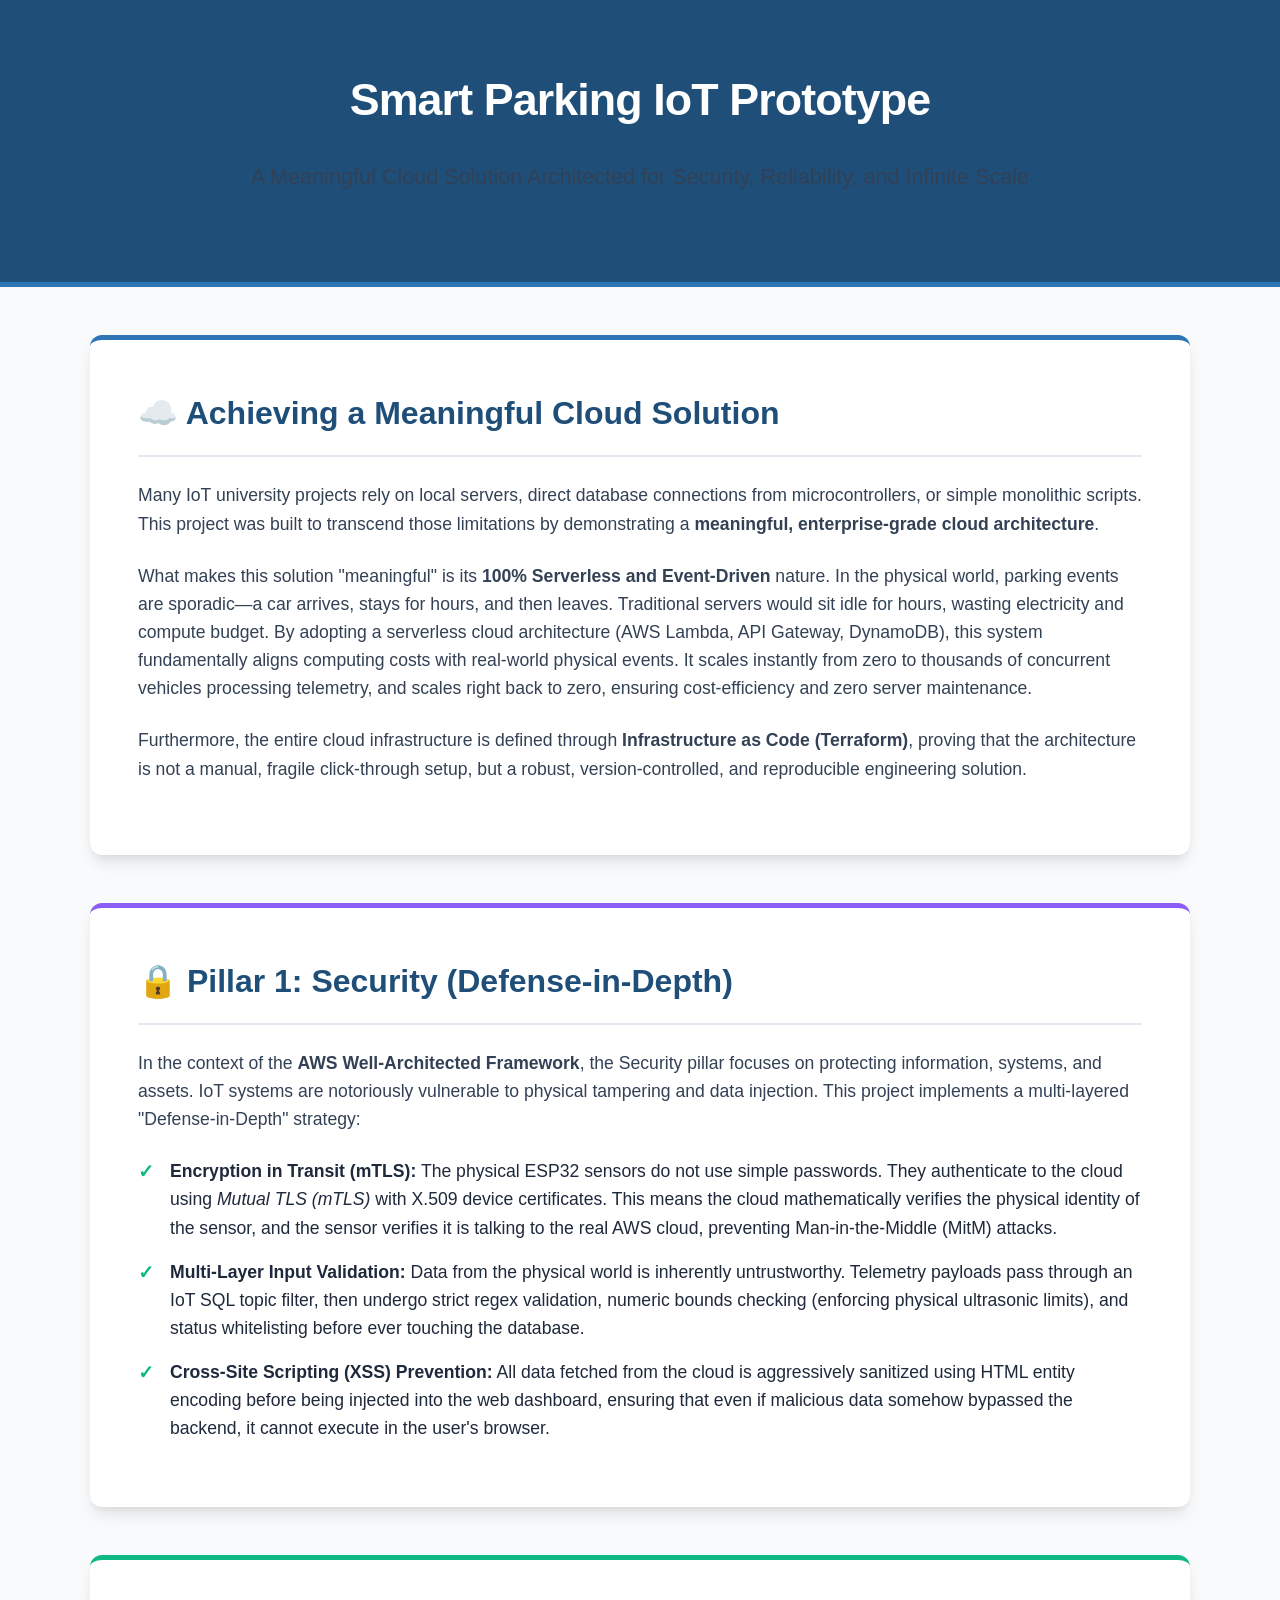
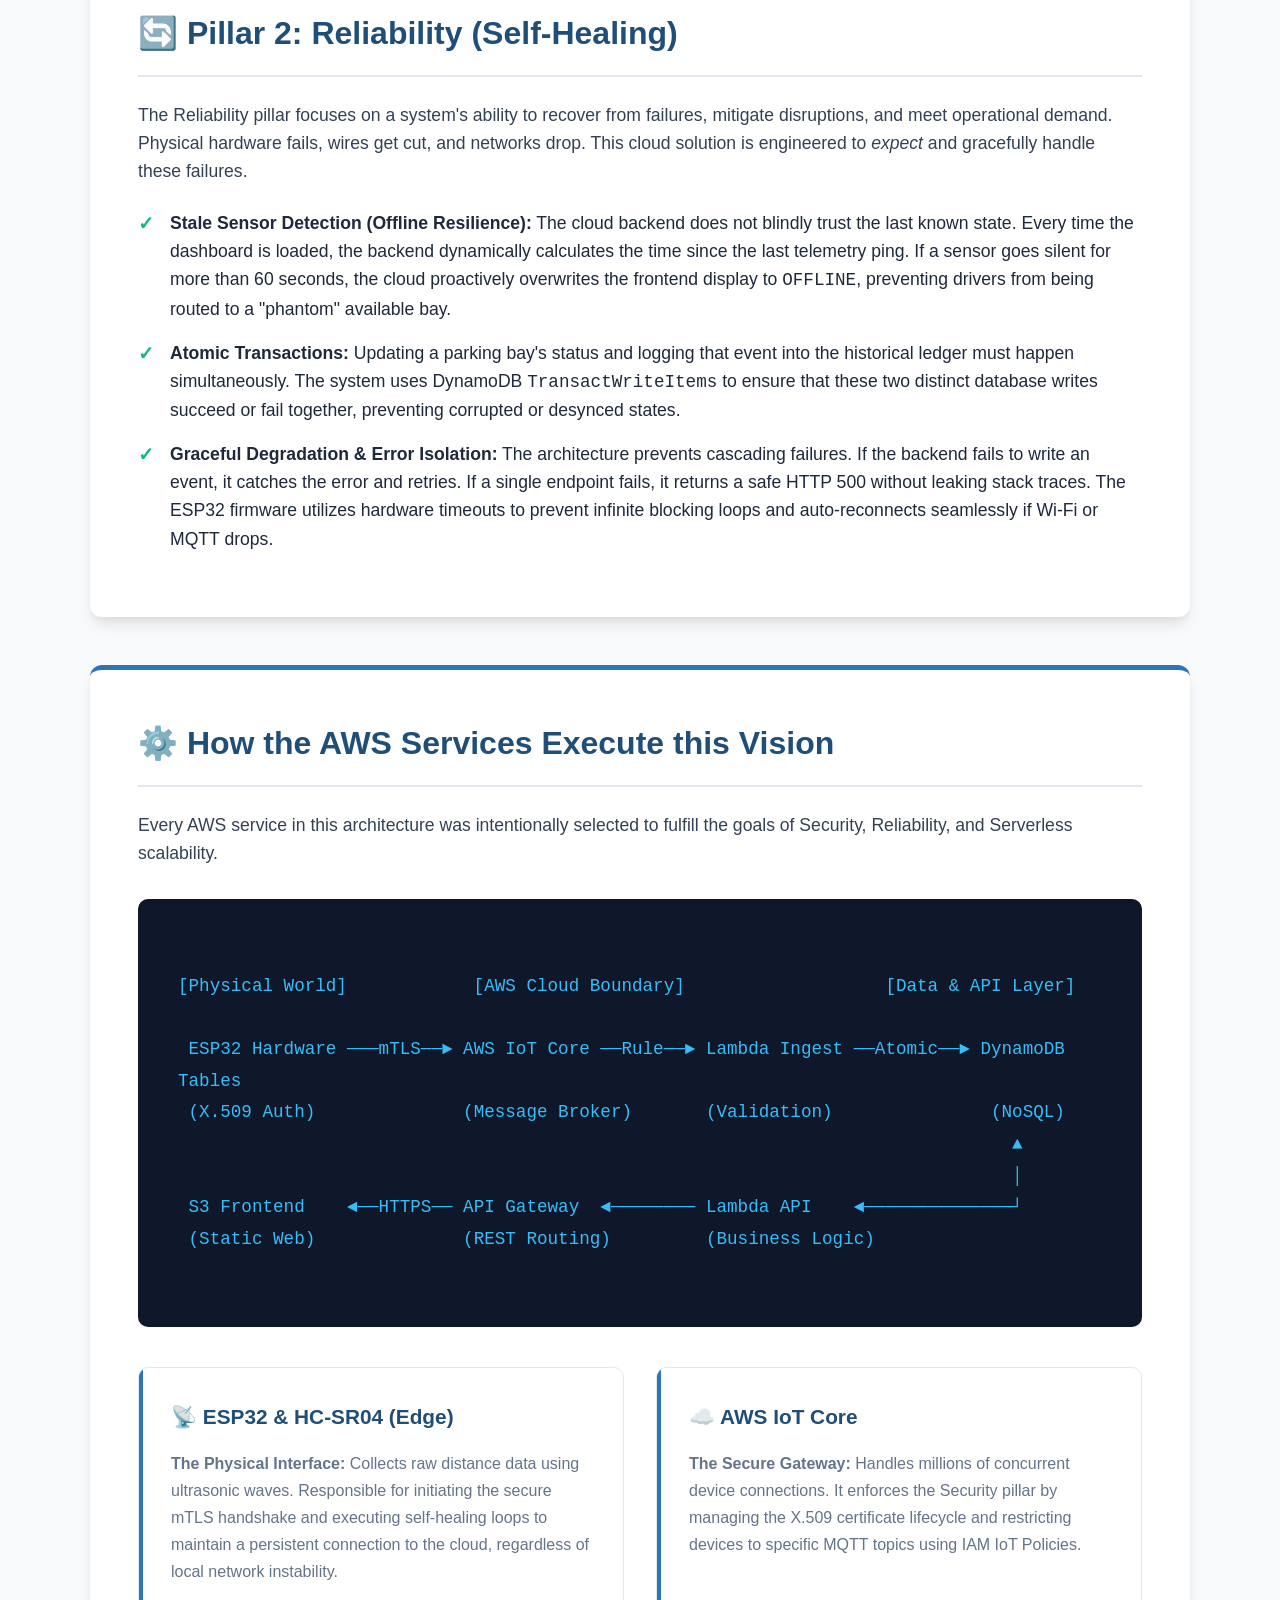
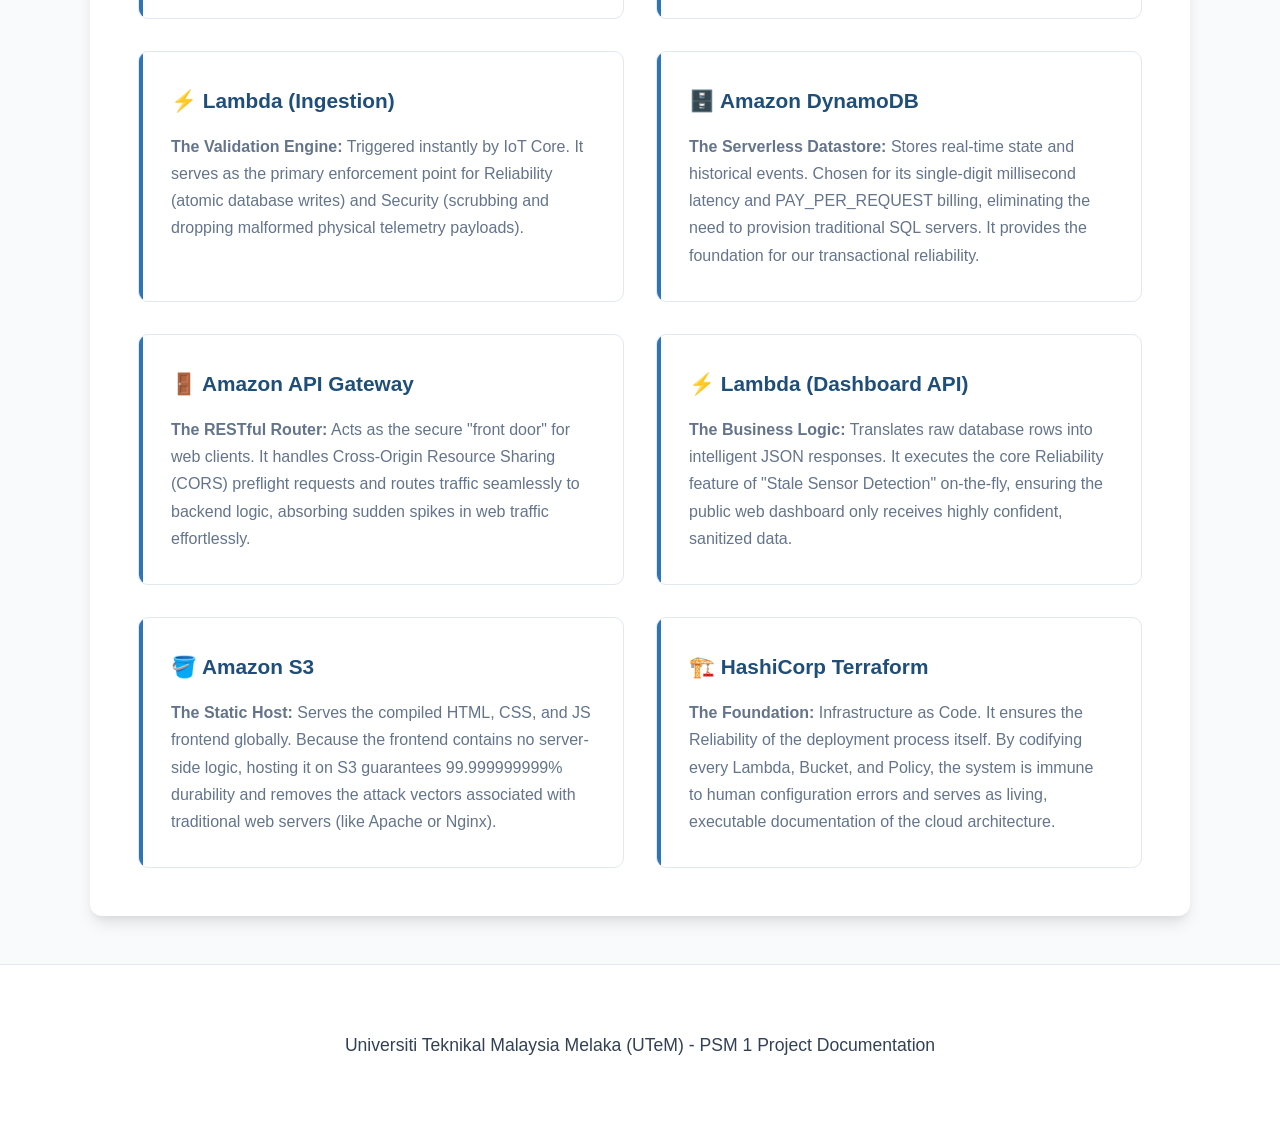
<file: project_overview.html>
<!DOCTYPE html>
<html lang="en">
<head>
    <meta charset="UTF-8">
    <meta name="viewport" content="width=device-width, initial-scale=1.0">
    <title>Smart Parking IoT Prototype - A Meaningful Cloud Solution</title>
    <style>
        :root {
            --primary: #1F4E79;
            --secondary: #2E75B6;
            --accent: #F59E0B;
            --bg-light: #F8FAFC;
            --text-dark: #1E293B;
            --text-muted: #64748B;
            --border-color: #E2E8F0;
            --success: #10B981;
            --shield: #8B5CF6;
        }

        body {
            font-family: 'Inter', -apple-system, BlinkMacSystemFont, "Segoe UI", Roboto, Helvetica, Arial, sans-serif;
            line-height: 1.6;
            color: var(--text-dark);
            background-color: var(--bg-light);
            margin: 0;
            padding: 0;
        }

        header {
            background-color: var(--primary);
            color: white;
            padding: 4rem 2rem;
            text-align: center;
            border-bottom: 5px solid var(--secondary);
        }

        header h1 {
            margin: 0;
            font-size: 2.8rem;
            font-weight: 800;
            letter-spacing: -0.02em;
        }

        header p {
            margin-top: 1.5rem;
            font-size: 1.35rem;
            opacity: 0.95;
            max-width: 900px;
            margin-left: auto;
            margin-right: auto;
            font-weight: 300;
        }

        .container {
            max-width: 1100px;
            margin: 3rem auto;
            padding: 0 2rem;
        }

        section {
            background: white;
            border-radius: 12px;
            padding: 3rem;
            margin-bottom: 3rem;
            box-shadow: 0 10px 15px -3px rgba(0, 0, 0, 0.1), 0 4px 6px -2px rgba(0, 0, 0, 0.05);
            border-top: 5px solid var(--secondary);
        }

        .section-security { border-top-color: var(--shield); }
        .section-reliability { border-top-color: var(--success); }

        h2 {
            color: var(--primary);
            font-size: 2rem;
            margin-top: 0;
            margin-bottom: 1.5rem;
            font-weight: 700;
            border-bottom: 2px solid var(--border-color);
            padding-bottom: 1rem;
        }

        .pillar-header {
            display: flex;
            align-items: center;
            gap: 12px;
        }

        p {
            margin-bottom: 1.5rem;
            font-size: 1.1rem;
            color: #334155;
        }

        .highlight-box {
            background-color: #F1F5F9;
            border-left: 4px solid var(--secondary);
            padding: 1.5rem;
            margin: 2rem 0;
            border-radius: 0 8px 8px 0;
        }

        .highlight-box strong {
            color: var(--primary);
            font-size: 1.2rem;
            display: block;
            margin-bottom: 0.5rem;
        }

        .service-grid {
            display: grid;
            grid-template-columns: repeat(auto-fit, minmax(320px, 1fr));
            gap: 2rem;
            margin-top: 2.5rem;
        }

        .service-card {
            background: #FFFFFF;
            border: 1px solid var(--border-color);
            border-radius: 10px;
            padding: 2rem;
            transition: all 0.3s ease;
            position: relative;
            overflow: hidden;
        }

        .service-card::before {
            content: '';
            position: absolute;
            top: 0;
            left: 0;
            width: 4px;
            height: 100%;
            background-color: var(--secondary);
        }

        .service-card:hover {
            transform: translateY(-5px);
            box-shadow: 0 20px 25px -5px rgba(0, 0, 0, 0.1), 0 10px 10px -5px rgba(0, 0, 0, 0.04);
        }

        .service-card h4 {
            color: var(--primary);
            font-size: 1.3rem;
            margin-top: 0;
            margin-bottom: 1rem;
            display: flex;
            align-items: center;
            gap: 10px;
        }

        .service-card p {
            font-size: 1rem;
            color: var(--text-muted);
            margin-bottom: 0;
            line-height: 1.7;
        }

        .architecture-flow {
            background: #0F172A;
            color: #38BDF8;
            padding: 2.5rem;
            border-radius: 10px;
            font-family: 'Courier New', Courier, monospace;
            white-space: pre-wrap;
            overflow-x: auto;
            line-height: 1.8;
            margin-top: 2rem;
            font-size: 1.1rem;
            box-shadow: inset 0 2px 4px 0 rgba(0, 0, 0, 0.06);
        }
        
        ul.custom-list {
            list-style: none;
            padding-left: 0;
        }

        ul.custom-list li {
            position: relative;
            padding-left: 2rem;
            margin-bottom: 1rem;
            font-size: 1.1rem;
        }

        ul.custom-list li::before {
            content: "✓";
            position: absolute;
            left: 0;
            color: var(--success);
            font-weight: bold;
            font-size: 1.2rem;
        }

        footer {
            text-align: center;
            padding: 3rem;
            color: var(--text-muted);
            font-size: 1rem;
            background: white;
            border-top: 1px solid var(--border-color);
        }
    </style>
</head>
<body>

    <header>
        <h1>Smart Parking IoT Prototype</h1>
        <p>A Meaningful Cloud Solution Architected for Security, Reliability, and Infinite Scale</p>
    </header>

    <div class="container">
        
        <!-- Section 1: The Cloud Vision -->
        <section>
            <h2>☁️ Achieving a Meaningful Cloud Solution</h2>
            <p>
                Many IoT university projects rely on local servers, direct database connections from microcontrollers, or simple monolithic scripts. This project was built to transcend those limitations by demonstrating a <strong>meaningful, enterprise-grade cloud architecture</strong>. 
            </p>
            <p>
                What makes this solution "meaningful" is its <strong>100% Serverless and Event-Driven</strong> nature. In the physical world, parking events are sporadic—a car arrives, stays for hours, and then leaves. Traditional servers would sit idle for hours, wasting electricity and compute budget. By adopting a serverless cloud architecture (AWS Lambda, API Gateway, DynamoDB), this system fundamentally aligns computing costs with real-world physical events. It scales instantly from zero to thousands of concurrent vehicles processing telemetry, and scales right back to zero, ensuring cost-efficiency and zero server maintenance.
            </p>
            <p>
                Furthermore, the entire cloud infrastructure is defined through <strong>Infrastructure as Code (Terraform)</strong>, proving that the architecture is not a manual, fragile click-through setup, but a robust, version-controlled, and reproducible engineering solution.
            </p>
        </section>

        <!-- Section 2: The Two Pillars -->
        <section class="section-security">
            <h2 class="pillar-header">🔒 Pillar 1: Security (Defense-in-Depth)</h2>
            <p>
                In the context of the <strong>AWS Well-Architected Framework</strong>, the Security pillar focuses on protecting information, systems, and assets. IoT systems are notoriously vulnerable to physical tampering and data injection. This project implements a multi-layered "Defense-in-Depth" strategy:
            </p>
            
            <ul class="custom-list">
                <li><strong>Encryption in Transit (mTLS):</strong> The physical ESP32 sensors do not use simple passwords. They authenticate to the cloud using <em>Mutual TLS (mTLS)</em> with X.509 device certificates. This means the cloud mathematically verifies the physical identity of the sensor, and the sensor verifies it is talking to the real AWS cloud, preventing Man-in-the-Middle (MitM) attacks.</li>
                <li><strong>Multi-Layer Input Validation:</strong> Data from the physical world is inherently untrustworthy. Telemetry payloads pass through an IoT SQL topic filter, then undergo strict regex validation, numeric bounds checking (enforcing physical ultrasonic limits), and status whitelisting before ever touching the database.</li>
                <li><strong>Cross-Site Scripting (XSS) Prevention:</strong> All data fetched from the cloud is aggressively sanitized using HTML entity encoding before being injected into the web dashboard, ensuring that even if malicious data somehow bypassed the backend, it cannot execute in the user's browser.</li>
            </ul>
        </section>

        <section class="section-reliability">
            <h2 class="pillar-header">🔄 Pillar 2: Reliability (Self-Healing)</h2>
            <p>
                The Reliability pillar focuses on a system's ability to recover from failures, mitigate disruptions, and meet operational demand. Physical hardware fails, wires get cut, and networks drop. This cloud solution is engineered to <em>expect</em> and gracefully handle these failures.
            </p>

            <ul class="custom-list">
                <li><strong>Stale Sensor Detection (Offline Resilience):</strong> The cloud backend does not blindly trust the last known state. Every time the dashboard is loaded, the backend dynamically calculates the time since the last telemetry ping. If a sensor goes silent for more than 60 seconds, the cloud proactively overwrites the frontend display to <code>OFFLINE</code>, preventing drivers from being routed to a "phantom" available bay.</li>
                <li><strong>Atomic Transactions:</strong> Updating a parking bay's status and logging that event into the historical ledger must happen simultaneously. The system uses DynamoDB <code>TransactWriteItems</code> to ensure that these two distinct database writes succeed or fail together, preventing corrupted or desynced states.</li>
                <li><strong>Graceful Degradation & Error Isolation:</strong> The architecture prevents cascading failures. If the backend fails to write an event, it catches the error and retries. If a single endpoint fails, it returns a safe HTTP 500 without leaking stack traces. The ESP32 firmware utilizes hardware timeouts to prevent infinite blocking loops and auto-reconnects seamlessly if Wi-Fi or MQTT drops.</li>
            </ul>
        </section>

        <!-- Section 3: Services in Depth -->
        <section>
            <h2>⚙️ How the AWS Services Execute this Vision</h2>
            <p>Every AWS service in this architecture was intentionally selected to fulfill the goals of Security, Reliability, and Serverless scalability.</p>

            <div class="architecture-flow">
[Physical World]            [AWS Cloud Boundary]                   [Data & API Layer]
                                     
 ESP32 Hardware ───mTLS──► AWS IoT Core ──Rule──► Lambda Ingest ──Atomic──► DynamoDB Tables
 (X.509 Auth)              (Message Broker)       (Validation)               (NoSQL)
                                                                               ▲
                                                                               │
 S3 Frontend    ◄──HTTPS── API Gateway  ◄──────── Lambda API    ◄──────────────┘
 (Static Web)              (REST Routing)         (Business Logic)
            </div>

            <div class="service-grid">
                <div class="service-card">
                    <h4>📡 ESP32 & HC-SR04 (Edge)</h4>
                    <p>
                        <strong>The Physical Interface:</strong> Collects raw distance data using ultrasonic waves. Responsible for initiating the secure mTLS handshake and executing self-healing loops to maintain a persistent connection to the cloud, regardless of local network instability.
                    </p>
                </div>

                <div class="service-card">
                    <h4>☁️ AWS IoT Core</h4>
                    <p>
                        <strong>The Secure Gateway:</strong> Handles millions of concurrent device connections. It enforces the Security pillar by managing the X.509 certificate lifecycle and restricting devices to specific MQTT topics using IAM IoT Policies.
                    </p>
                </div>

                <div class="service-card">
                    <h4>⚡ Lambda (Ingestion)</h4>
                    <p>
                        <strong>The Validation Engine:</strong> Triggered instantly by IoT Core. It serves as the primary enforcement point for Reliability (atomic database writes) and Security (scrubbing and dropping malformed physical telemetry payloads).
                    </p>
                </div>

                <div class="service-card">
                    <h4>🗄️ Amazon DynamoDB</h4>
                    <p>
                        <strong>The Serverless Datastore:</strong> Stores real-time state and historical events. Chosen for its single-digit millisecond latency and PAY_PER_REQUEST billing, eliminating the need to provision traditional SQL servers. It provides the foundation for our transactional reliability.
                    </p>
                </div>

                <div class="service-card">
                    <h4>🚪 Amazon API Gateway</h4>
                    <p>
                        <strong>The RESTful Router:</strong> Acts as the secure "front door" for web clients. It handles Cross-Origin Resource Sharing (CORS) preflight requests and routes traffic seamlessly to backend logic, absorbing sudden spikes in web traffic effortlessly.
                    </p>
                </div>

                <div class="service-card">
                    <h4>⚡ Lambda (Dashboard API)</h4>
                    <p>
                        <strong>The Business Logic:</strong> Translates raw database rows into intelligent JSON responses. It executes the core Reliability feature of "Stale Sensor Detection" on-the-fly, ensuring the public web dashboard only receives highly confident, sanitized data.
                    </p>
                </div>

                <div class="service-card">
                    <h4>🪣 Amazon S3</h4>
                    <p>
                        <strong>The Static Host:</strong> Serves the compiled HTML, CSS, and JS frontend globally. Because the frontend contains no server-side logic, hosting it on S3 guarantees 99.999999999% durability and removes the attack vectors associated with traditional web servers (like Apache or Nginx).
                    </p>
                </div>

                <div class="service-card">
                    <h4>🏗️ HashiCorp Terraform</h4>
                    <p>
                        <strong>The Foundation:</strong> Infrastructure as Code. It ensures the Reliability of the deployment process itself. By codifying every Lambda, Bucket, and Policy, the system is immune to human configuration errors and serves as living, executable documentation of the cloud architecture.
                    </p>
                </div>
            </div>
        </section>

    </div>
    
    <footer>
        <p>Universiti Teknikal Malaysia Melaka (UTeM) - PSM 1 Project Documentation</p>
    </footer>

</body>
</html>
</file>
